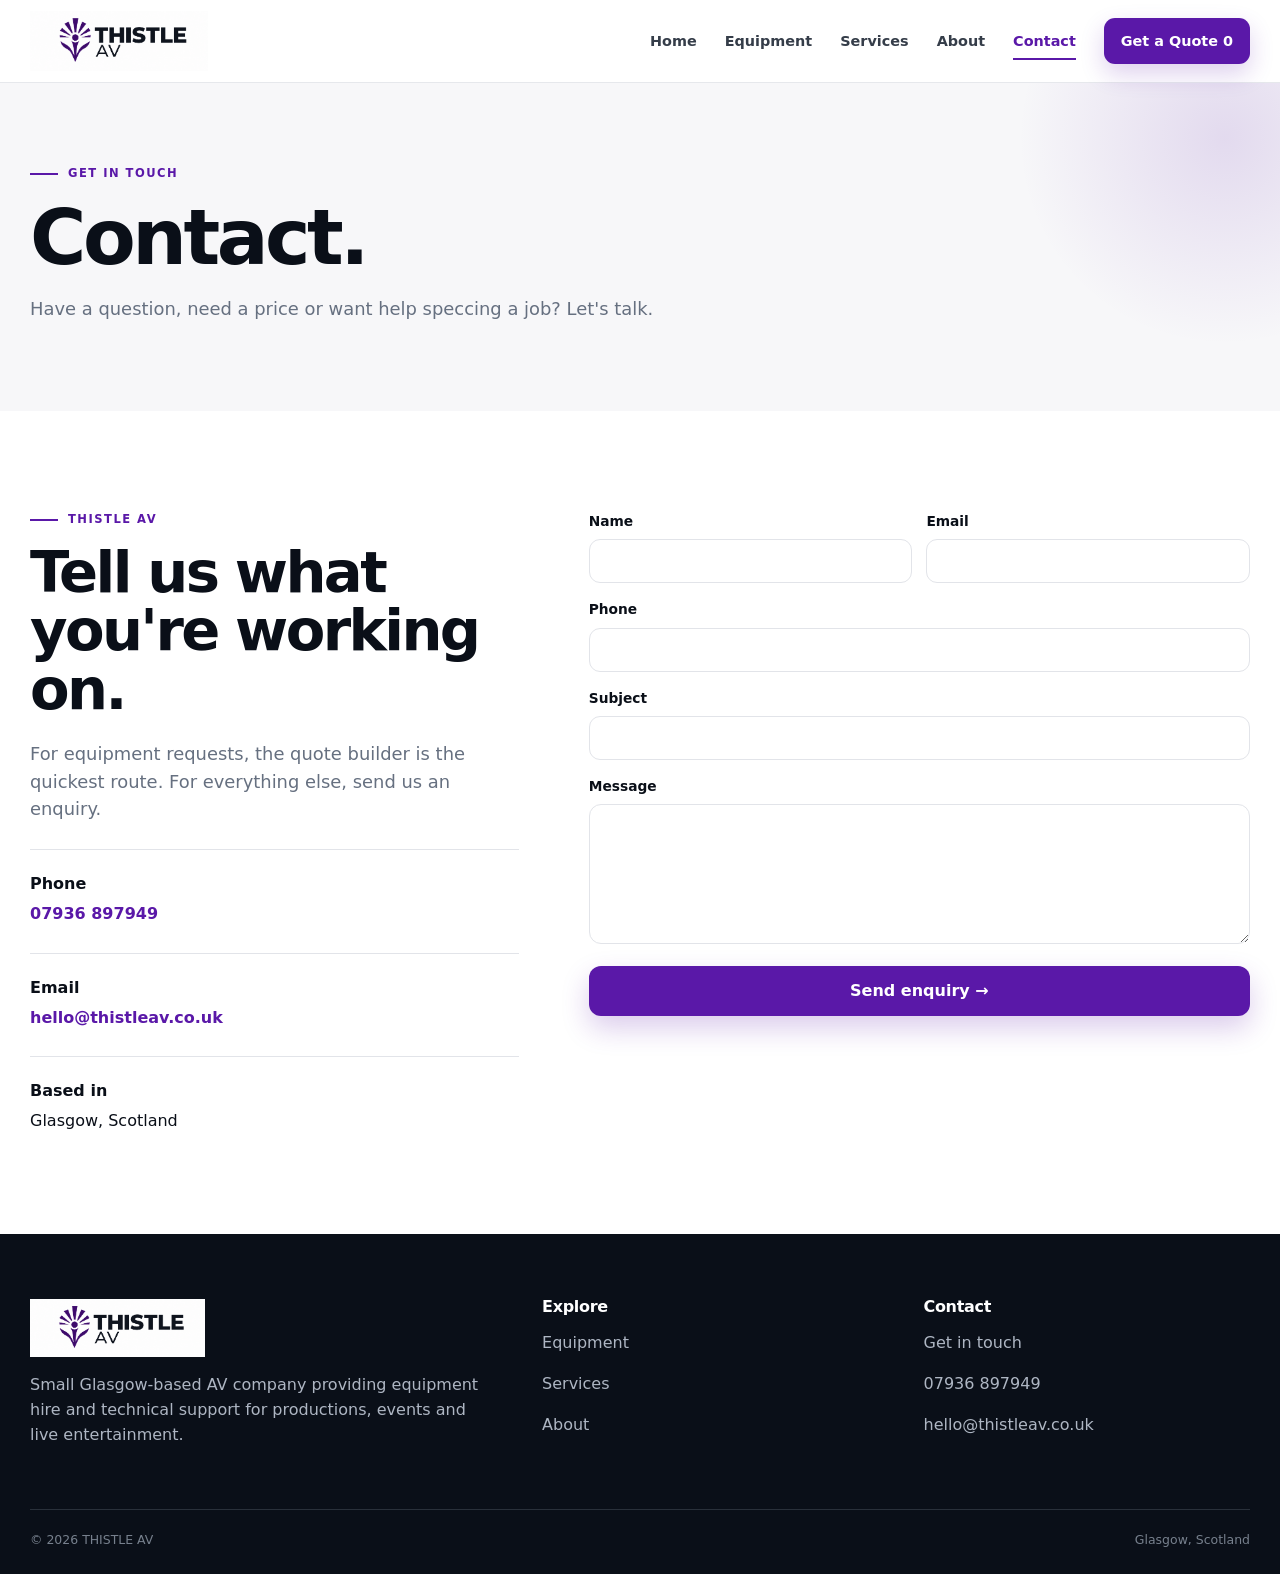
<file: contact/index.html>
<!doctype html>
<html lang="en-GB">
<head>
<meta charset="utf-8">
<meta name="viewport" content="width=device-width, initial-scale=1">
<meta name="theme-color" content="#5a18a8">
<meta name="description" content="THISTLE AV — Glasgow-based AV equipment hire, lighting, sound, staging and technical support.">
<title>Contact | THISTLE AV</title>
<link rel="icon" type="image/png" href="../assets/logos/Thistle_Icon.png">
<link rel="stylesheet" href="../assets/css/style.css">
</head>
<body class="is-loading">
<div class="site-loader" aria-hidden="true"><img class="loader-mark" src="../assets/logos/Thistle_Icon.png" alt=""></div>
<header class="header">
  <div class="container nav">
    <a class="brand" href="../home/" aria-label="THISTLE AV home"><img src="../assets/logos/Main_Logo.png" alt="THISTLE AV"></a>
    <button class="menu-btn" aria-label="Open navigation">☰</button>
    <nav class="nav-links">
      <a data-nav href="../home/">Home</a>
      <a data-nav href="../equipment/">Equipment</a>
      <a data-nav href="../services/">Services</a>
      <a data-nav href="../about/">About</a>
      <a data-nav href="../contact/">Contact</a>
      <a class="nav-quote" href="../quote/">Get a Quote <span data-quote-count>0</span></a>
    </nav>
  </div>
</header>

<main>
<section class="page-hero"><div class="container"><div class="eyebrow">GET IN TOUCH</div><h1>Contact.</h1><p class="lead">Have a question, need a price or want help speccing a job? Let's talk.</p></div></section>
<section class="section">
  <div class="container contact-grid">
    <div class="reveal">
      <div class="eyebrow">THISTLE AV</div>
      <h2 style="margin-top:15px">Tell us what you're working on.</h2>
      <p class="lead" style="margin-top:20px">For equipment requests, the quote builder is the quickest route. For everything else, send us an enquiry.</p>
      <div class="contact-detail"><strong>Phone</strong><a href="tel:07936897949">07936 897949</a></div>
      <div class="contact-detail"><strong>Email</strong><a href="mailto:hello@thistleav.co.uk">hello@thistleav.co.uk</a></div>
      <div class="contact-detail"><strong>Based in</strong><span>Glasgow, Scotland</span></div>
    </div>
    <form action="https://api.web3forms.com/submit" method="POST" class="form reveal reveal-delay-1" data-contact-form>
      <input type="hidden" name="access_key" value="fa65b879-d3c8-4cb2-ad2e-283da2d4b08d">
      <div class="form-row">
        <label>Name<input class="input" name="name" required></label>
        <label>Email<input class="input" type="email" name="email" required></label>
      </div>
      <label>Phone<input class="input" name="phone"></label>
      <label>Subject<input class="input" name="subject" required></label>
      <label>Message<textarea name="message" required></textarea></label>
      <button class="btn btn-primary" type="submit">Send enquiry →</button>
    </form>
  </div>
</section>
</main>

<footer class="footer">
  <div class="container footer-grid">
    <div>
      <img class="footer-logo" src="../assets/logos/Main_Logo.png" alt="THISTLE AV">
      <p>Small Glasgow-based AV company providing equipment hire and technical support for productions, events and live entertainment.</p>
    </div>
    <div>
      <h3>Explore</h3>
      <p><a href="../equipment/">Equipment</a></p>
      <p><a href="../services/">Services</a></p>
      <p><a href="../about/">About</a></p>
    </div>
    <div>
      <h3>Contact</h3>
      <p><a href="../contact/">Get in touch</a></p>
      <p><a href="tel:07936897949">07936 897949</a></p>
      <p><a href="mailto:hello@thistleav.co.uk">hello@thistleav.co.uk</a></p>
    </div>
  </div>
  <div class="container footer-bottom">
    <span>© 2026 THISTLE AV</span>
    <span>Glasgow, Scotland</span>
  </div>
</footer>
<div class="toast" role="status" aria-live="polite"></div>
<script src="../assets/js/main.js"></script>
</body>
</html>
</file>
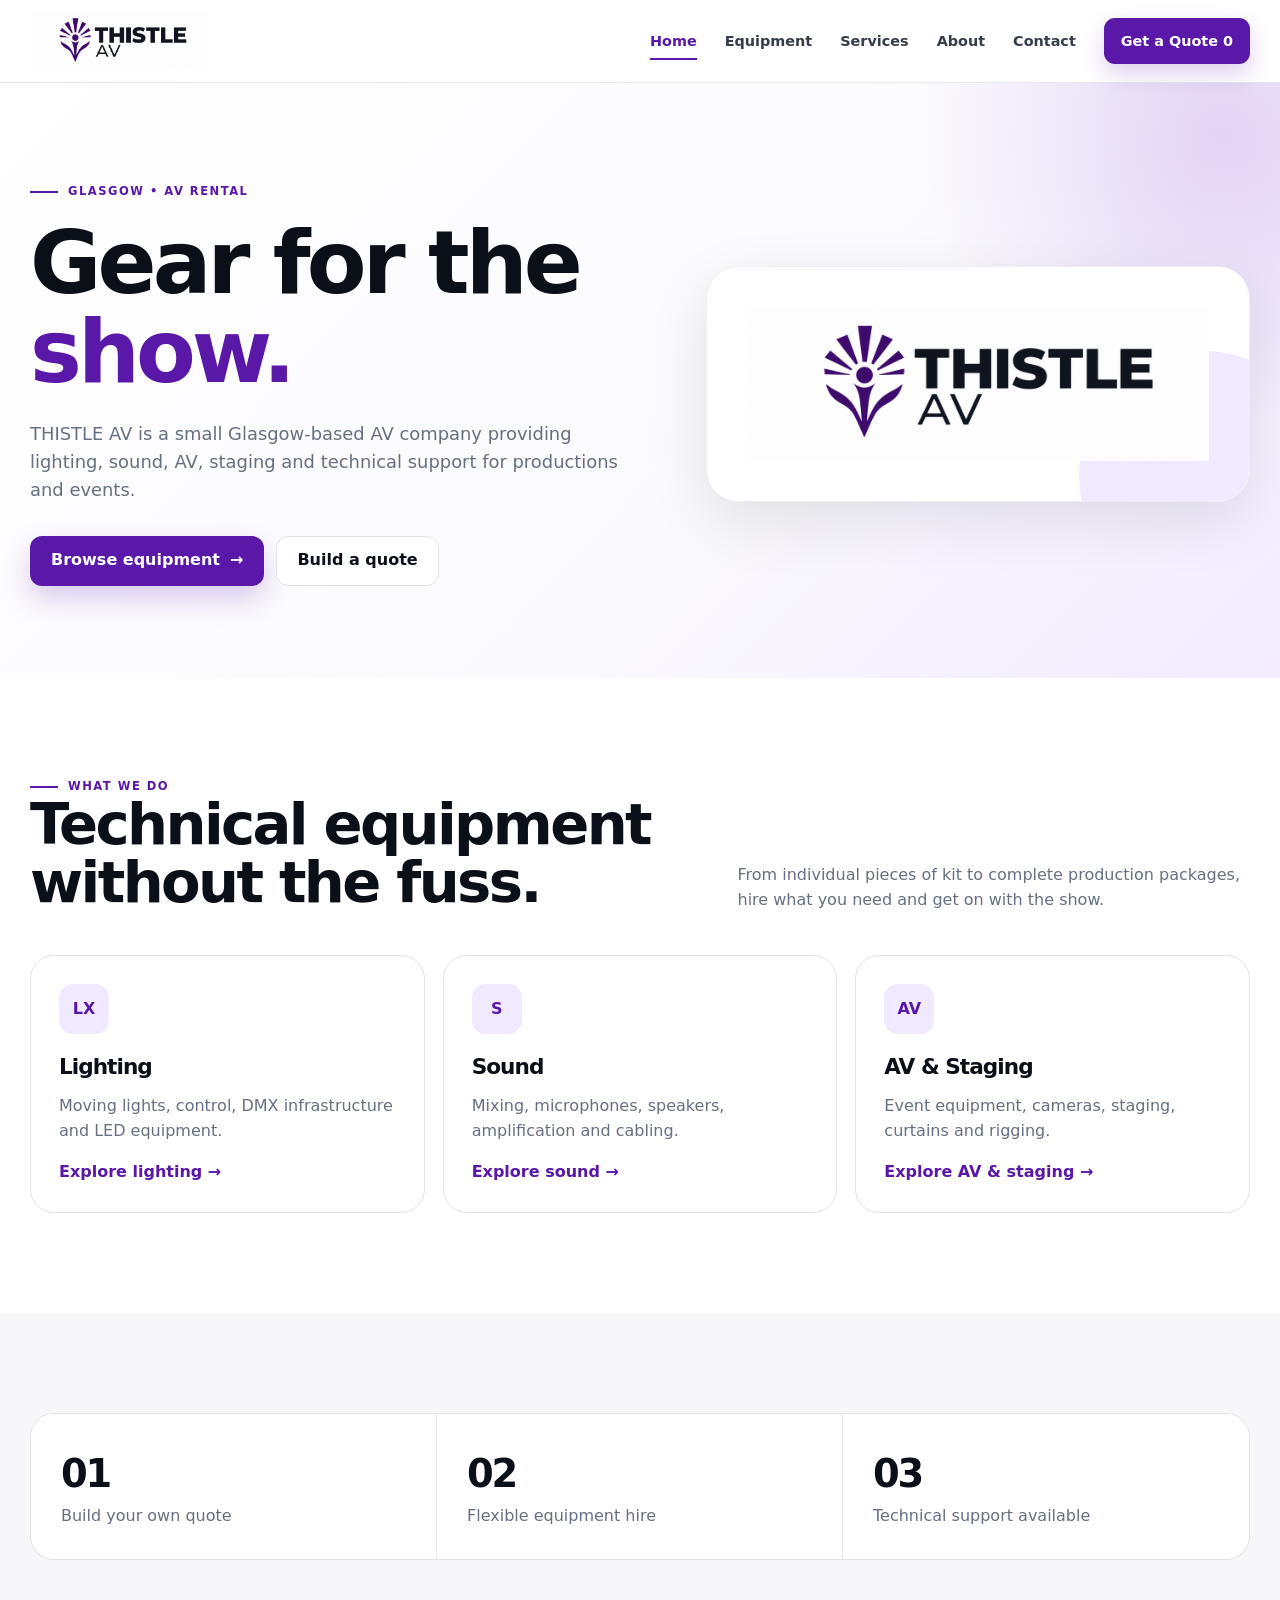
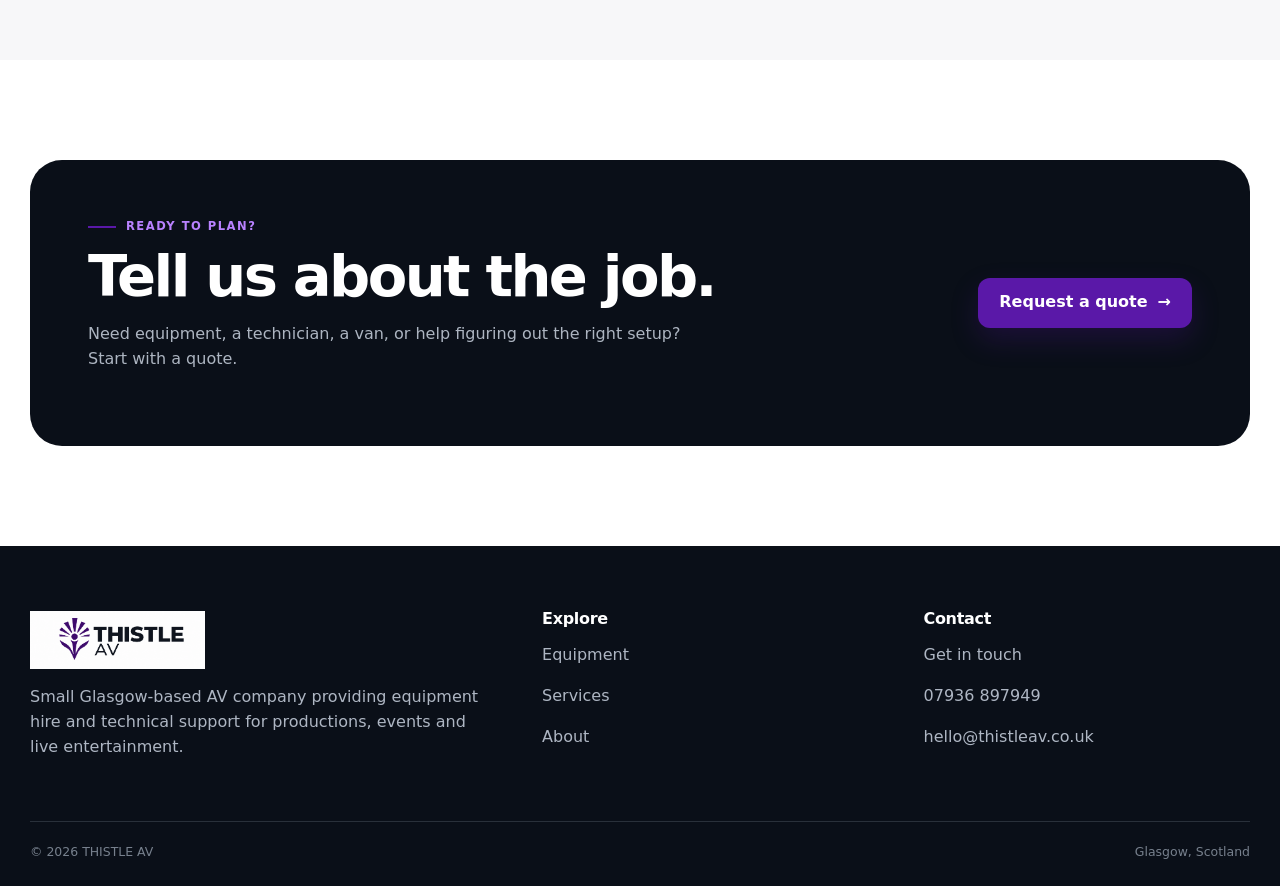
<file: home/index.html>
<!doctype html>
<html lang="en-GB">
<head>
<meta charset="utf-8">
<meta name="viewport" content="width=device-width, initial-scale=1">
<meta name="theme-color" content="#5a18a8">
<meta name="description" content="THISTLE AV — Glasgow-based AV equipment hire, lighting, sound, staging and technical support.">
<title>Home | THISTLE AV</title>
<link rel="icon" type="image/png" href="../assets/logos/Thistle_Icon.png">
<link rel="stylesheet" href="../assets/css/style.css">
</head>
<body class="is-loading">
<div class="site-loader" aria-hidden="true"><img class="loader-mark" src="../assets/logos/Thistle_Icon.png" alt=""></div>
<header class="header">
  <div class="container nav">
    <a class="brand" href="../home/" aria-label="THISTLE AV home"><img src="../assets/logos/Main_Logo.png" alt="THISTLE AV"></a>
    <button class="menu-btn" aria-label="Open navigation">☰</button>
    <nav class="nav-links">
      <a data-nav href="../home/">Home</a>
      <a data-nav href="../equipment/">Equipment</a>
      <a data-nav href="../services/">Services</a>
      <a data-nav href="../about/">About</a>
      <a data-nav href="../contact/">Contact</a>
      <a class="nav-quote" href="../quote/">Get a Quote <span data-quote-count>0</span></a>
    </nav>
  </div>
</header>

<main>
<section class="hero">
  <div class="container hero-grid">
    <div class="reveal">
      <div class="eyebrow">GLASGOW • AV RENTAL</div>
      <h1>Gear for the <span style="color:var(--purple)">show.</span></h1>
      <p class="lead">THISTLE AV is a small Glasgow-based AV company providing lighting, sound, AV, staging and technical support for productions and events.</p>
      <div class="actions">
        <a class="btn btn-primary btn-arrow" href="../equipment/">Browse equipment <span>→</span></a>
        <a class="btn btn-secondary" href="../quote/">Build a quote</a>
      </div>
    </div>
    <div class="hero-brand-card reveal reveal-delay-2"><img src="../assets/logos/Main_Logo.png" alt="THISTLE AV logo"></div>
  </div>
</section>

<section class="section">
  <div class="container">
    <div class="section-head reveal">
      <div><div class="eyebrow">WHAT WE DO</div><h2>Technical equipment without the fuss.</h2></div>
      <p>From individual pieces of kit to complete production packages, hire what you need and get on with the show.</p>
    </div>
    <div class="grid grid-3">
      <a class="card reveal" href="../equipment/"><div class="icon-box">LX</div><h3>Lighting</h3><p>Moving lights, control, DMX infrastructure and LED equipment.</p><span class="text-link">Explore lighting <span>→</span></span></a>
      <a class="card reveal reveal-delay-1" href="../equipment/"><div class="icon-box">S</div><h3>Sound</h3><p>Mixing, microphones, speakers, amplification and cabling.</p><span class="text-link">Explore sound <span>→</span></span></a>
      <a class="card reveal reveal-delay-2" href="../equipment/"><div class="icon-box">AV</div><h3>AV & Staging</h3><p>Event equipment, cameras, staging, curtains and rigging.</p><span class="text-link">Explore AV & staging <span>→</span></span></a>
    </div>
  </div>
</section>

<section class="section section-alt">
  <div class="container">
    <div class="stats">
      <div class="stat reveal"><strong>01</strong><span>Build your own quote</span></div>
      <div class="stat reveal reveal-delay-1"><strong>02</strong><span>Flexible equipment hire</span></div>
      <div class="stat reveal reveal-delay-2"><strong>03</strong><span>Technical support available</span></div>
    </div>
  </div>
</section>

<section class="section">
  <div class="container">
    <div class="banner reveal">
      <div><div class="eyebrow" style="color:#b982ff">READY TO PLAN?</div><h2 style="margin-top:12px">Tell us about the job.</h2><p>Need equipment, a technician, a van, or help figuring out the right setup? Start with a quote.</p></div>
      <a class="btn btn-primary btn-arrow" href="../quote/">Request a quote <span>→</span></a>
    </div>
  </div>
</section>
</main>

<footer class="footer">
  <div class="container footer-grid">
    <div>
      <img class="footer-logo" src="../assets/logos/Main_Logo.png" alt="THISTLE AV">
      <p>Small Glasgow-based AV company providing equipment hire and technical support for productions, events and live entertainment.</p>
    </div>
    <div>
      <h3>Explore</h3>
      <p><a href="../equipment/">Equipment</a></p>
      <p><a href="../services/">Services</a></p>
      <p><a href="../about/">About</a></p>
    </div>
    <div>
      <h3>Contact</h3>
      <p><a href="../contact/">Get in touch</a></p>
      <p><a href="tel:07936897949">07936 897949</a></p>
      <p><a href="mailto:hello@thistleav.co.uk">hello@thistleav.co.uk</a></p>
    </div>
  </div>
  <div class="container footer-bottom">
    <span>© 2026 THISTLE AV</span>
    <span>Glasgow, Scotland</span>
  </div>
</footer>
<div class="toast" role="status" aria-live="polite"></div>
<script src="../assets/js/main.js"></script>
</body>
</html>
</file>
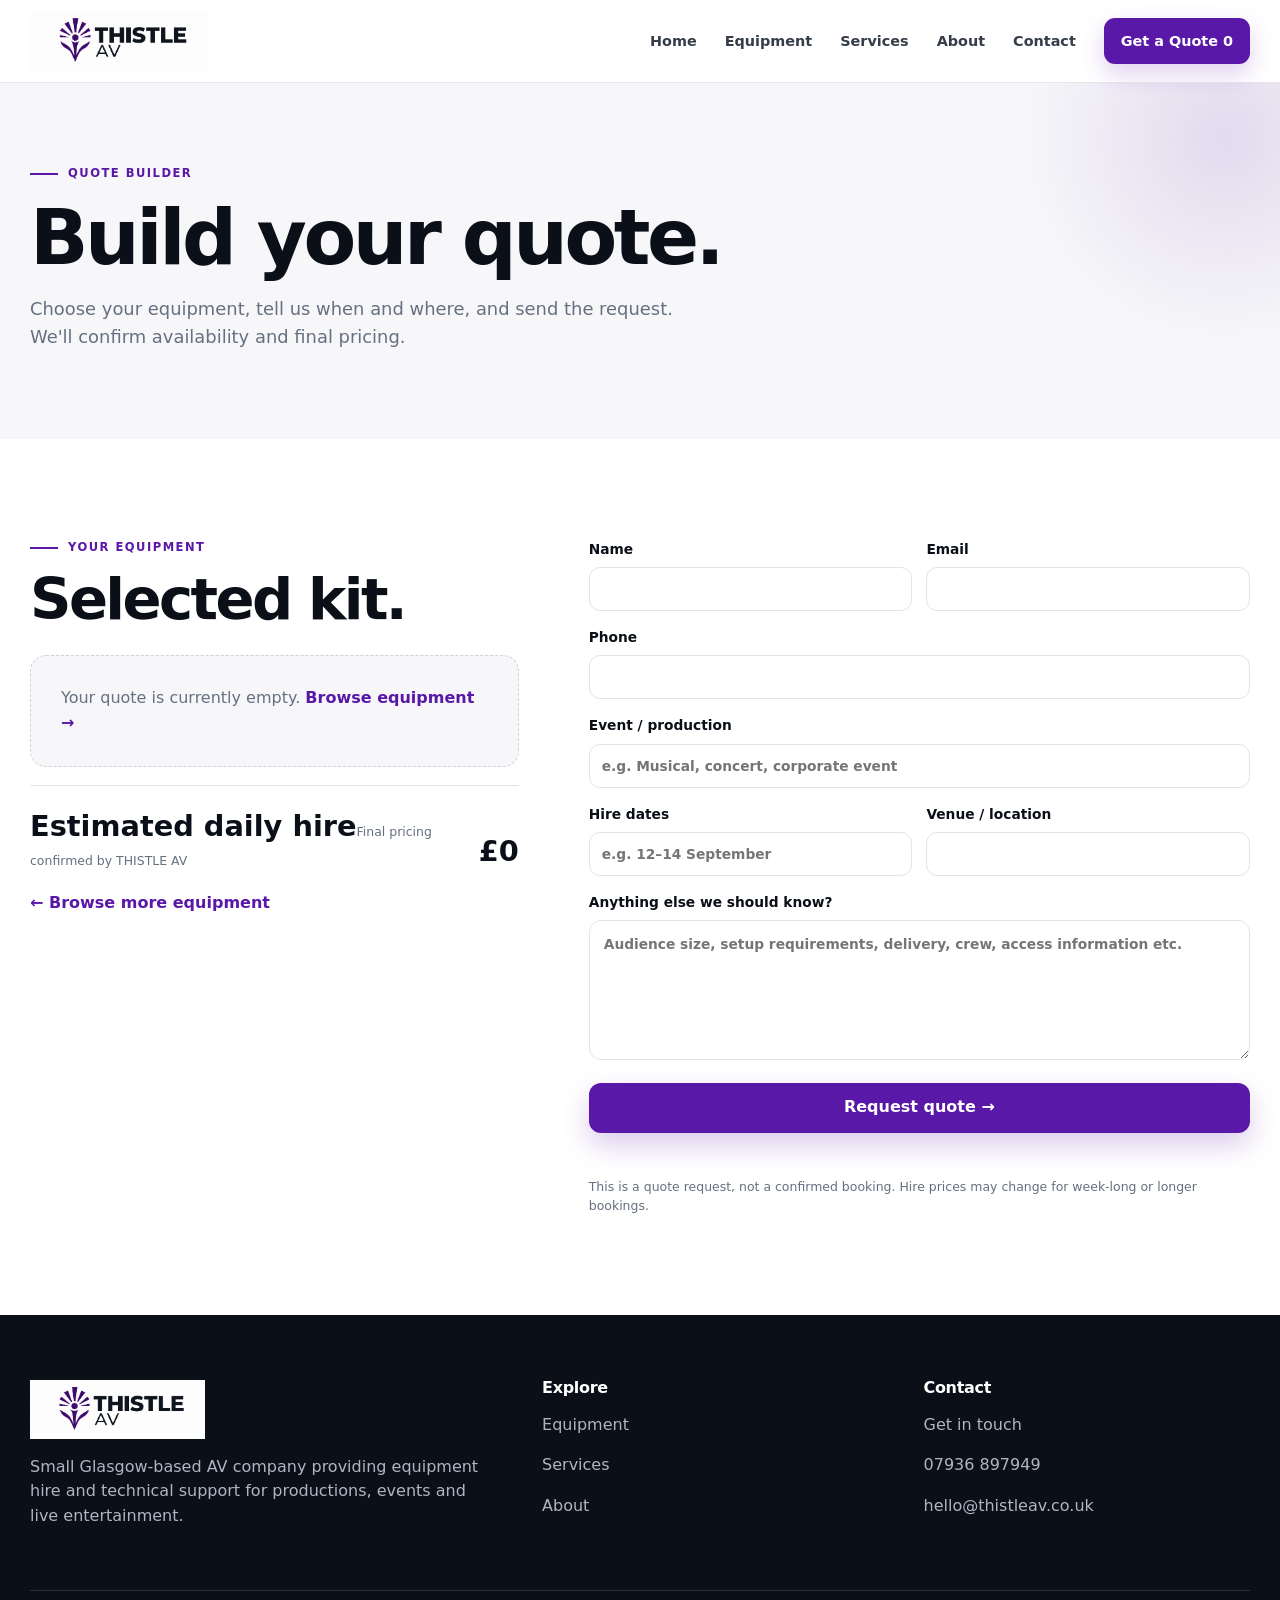
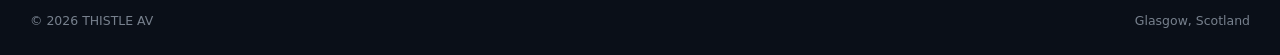
<file: quote/index.html>
<!doctype html>
<html lang="en-GB">
<head>
<meta charset="utf-8">
<meta name="viewport" content="width=device-width, initial-scale=1">
<meta name="theme-color" content="#5a18a8">
<meta name="description" content="THISTLE AV — Glasgow-based AV equipment hire, lighting, sound, staging and technical support.">
<title>Get a Quote | THISTLE AV</title>
<link rel="icon" type="image/png" href="../assets/logos/Thistle_Icon.png">
<link rel="stylesheet" href="../assets/css/style.css">
</head>
<body class="is-loading">
<div class="site-loader" aria-hidden="true"><img class="loader-mark" src="../assets/logos/Thistle_Icon.png" alt=""></div>
<header class="header">
  <div class="container nav">
    <a class="brand" href="../home/" aria-label="THISTLE AV home"><img src="../assets/logos/Main_Logo.png" alt="THISTLE AV"></a>
    <button class="menu-btn" aria-label="Open navigation">☰</button>
    <nav class="nav-links">
      <a data-nav href="../home/">Home</a>
      <a data-nav href="../equipment/">Equipment</a>
      <a data-nav href="../services/">Services</a>
      <a data-nav href="../about/">About</a>
      <a data-nav href="../contact/">Contact</a>
      <a class="nav-quote" href="../quote/">Get a Quote <span data-quote-count>0</span></a>
    </nav>
  </div>
</header>

<main>
<section class="page-hero"><div class="container"><div class="eyebrow">QUOTE BUILDER</div><h1>Build your quote.</h1><p class="lead">Choose your equipment, tell us when and where, and send the request. We'll confirm availability and final pricing.</p></div></section>
<section class="section">
  <div class="container quote-grid">
    <div class="reveal">
      <div class="eyebrow">YOUR EQUIPMENT</div>
      <h2 style="margin-top:15px">Selected kit.</h2>
      <div id="quote-list" class="quote-list" style="margin-top:25px"></div>
      <div class="quote-total"><div><strong>Estimated daily hire</strong><span>Final pricing confirmed by THISTLE AV</span></div><strong id="quote-total">£0</strong></div>
      <p style="margin-top:18px"><a class="text-link" href="../equipment/">← Browse more equipment</a></p>
    </div>
    <form id="quoteForm" action="https://api.web3forms.com/submit" method="POST" class="form reveal reveal-delay-1" data-quote-form>
      <input type="hidden" name="access_key" value="36a45356-332f-4a0c-8992-8f80e2332c68">
      <input type="hidden" name="subject" value="New Equipment Quote Request - THISTLE AV">
      <input type="hidden" name="selected_equipment" id="selected_equipment">
      <input type="hidden" name="estimated_total" id="estimated_total">
      
      <div class="form-row">
        <label>Name<input class="input" name="name" required></label>
        <label>Email<input class="input" type="email" name="email" required></label>
      </div>
      <label>Phone<input class="input" name="phone" required></label>
      <label>Event / production<input class="input" name="event" required placeholder="e.g. Musical, concert, corporate event"></label>
      <div class="form-row">
        <label>Hire dates<input class="input" name="dates" required placeholder="e.g. 12–14 September"></label>
        <label>Venue / location<input class="input" name="venue" required></label>
      </div>
      <label>Anything else we should know?<textarea name="details" placeholder="Audience size, setup requirements, delivery, crew, access information etc."></textarea></label>
      <button class="btn btn-primary" type="submit" id="submitBtn">Request quote →</button>
      <div id="formStatus" style="margin-top: 12px; font-weight: 500;"></div>
      <span class="form-note">This is a quote request, not a confirmed booking. Hire prices may change for week-long or longer bookings.</span>
    </form>
  </div>
</section>
</main>

<footer class="footer">
  <div class="container footer-grid">
    <div>
      <img class="footer-logo" src="../assets/logos/Main_Logo.png" alt="THISTLE AV">
      <p>Small Glasgow-based AV company providing equipment hire and technical support for productions, events and live entertainment.</p>
    </div>
    <div>
      <h3>Explore</h3>
      <p><a href="../equipment/">Equipment</a></p>
      <p><a href="../services/">Services</a></p>
      <p><a href="../about/">About</a></p>
    </div>
    <div>
      <h3>Contact</h3>
      <p><a href="../contact/">Get in touch</a></p>
      <p><a href="tel:07936897949">07936 897949</a></p>
      <p><a href="mailto:hello@thistleav.co.uk">hello@thistleav.co.uk</a></p>
    </div>
  </div>
  <div class="container footer-bottom">
    <span>© 2026 THISTLE AV</span>
    <span>Glasgow, Scotland</span>
  </div>
</footer>
<div class="toast" role="status" aria-live="polite"></div>
<script src="../assets/js/main.js"></script>

<script>
document.addEventListener('DOMContentLoaded', () => {
  const form = document.getElementById('quoteForm');
  const submitBtn = document.getElementById('submitBtn');
  const statusDiv = document.getElementById('formStatus');

  form.addEventListener('submit', async (e) => {
    e.preventDefault();

    // 1. Capture selected equipment list & estimated total from DOM/LocalState
    const items = [];
    document.querySelectorAll('#quote-list .quote-item, #quote-list [data-quote-item]').forEach(el => {
      items.push(el.innerText.replace(/\n+/g, ' '));
    });

    const total = document.getElementById('quote-total')?.innerText || '£0';
    
    document.getElementById('selected_equipment').value = items.length > 0 ? items.join(' | ') : 'No items selected';
    document.getElementById('estimated_total').value = total;

    // 2. Prevent double submission & show loading
    submitBtn.disabled = true;
    submitBtn.innerText = 'Sending request...';
    statusDiv.style.color = 'inherit';
    statusDiv.innerText = '';

    // 3. Post to Web3Forms directly via fetch API
    try {
      const formData = new FormData(form);
      const response = await fetch('https://api.web3forms.com/submit', {
        method: 'POST',
        body: formData
      });

      const result = await response.json();

      if (result.success) {
        statusDiv.style.color = '#2e7d32';
        statusDiv.innerText = '✓ Quote request sent successfully! We will get back to you soon.';
        form.reset();
        
        // Clear saved quote list in localStorage if used
        localStorage.removeItem('thistle_quote_cart');
        if (typeof updateQuoteUI === 'function') updateQuoteUI();
      } else {
        throw new Error(result.message || 'Form submission failed');
      }
    } catch (err) {
      statusDiv.style.color = '#d32f2f';
      statusDiv.innerText = '✕ Something went wrong. Please try again or email us directly.';
    } finally {
      submitBtn.disabled = false;
      submitBtn.innerText = 'Request quote →';
    }
  });
});
</script>
</body>
</html>
</file>
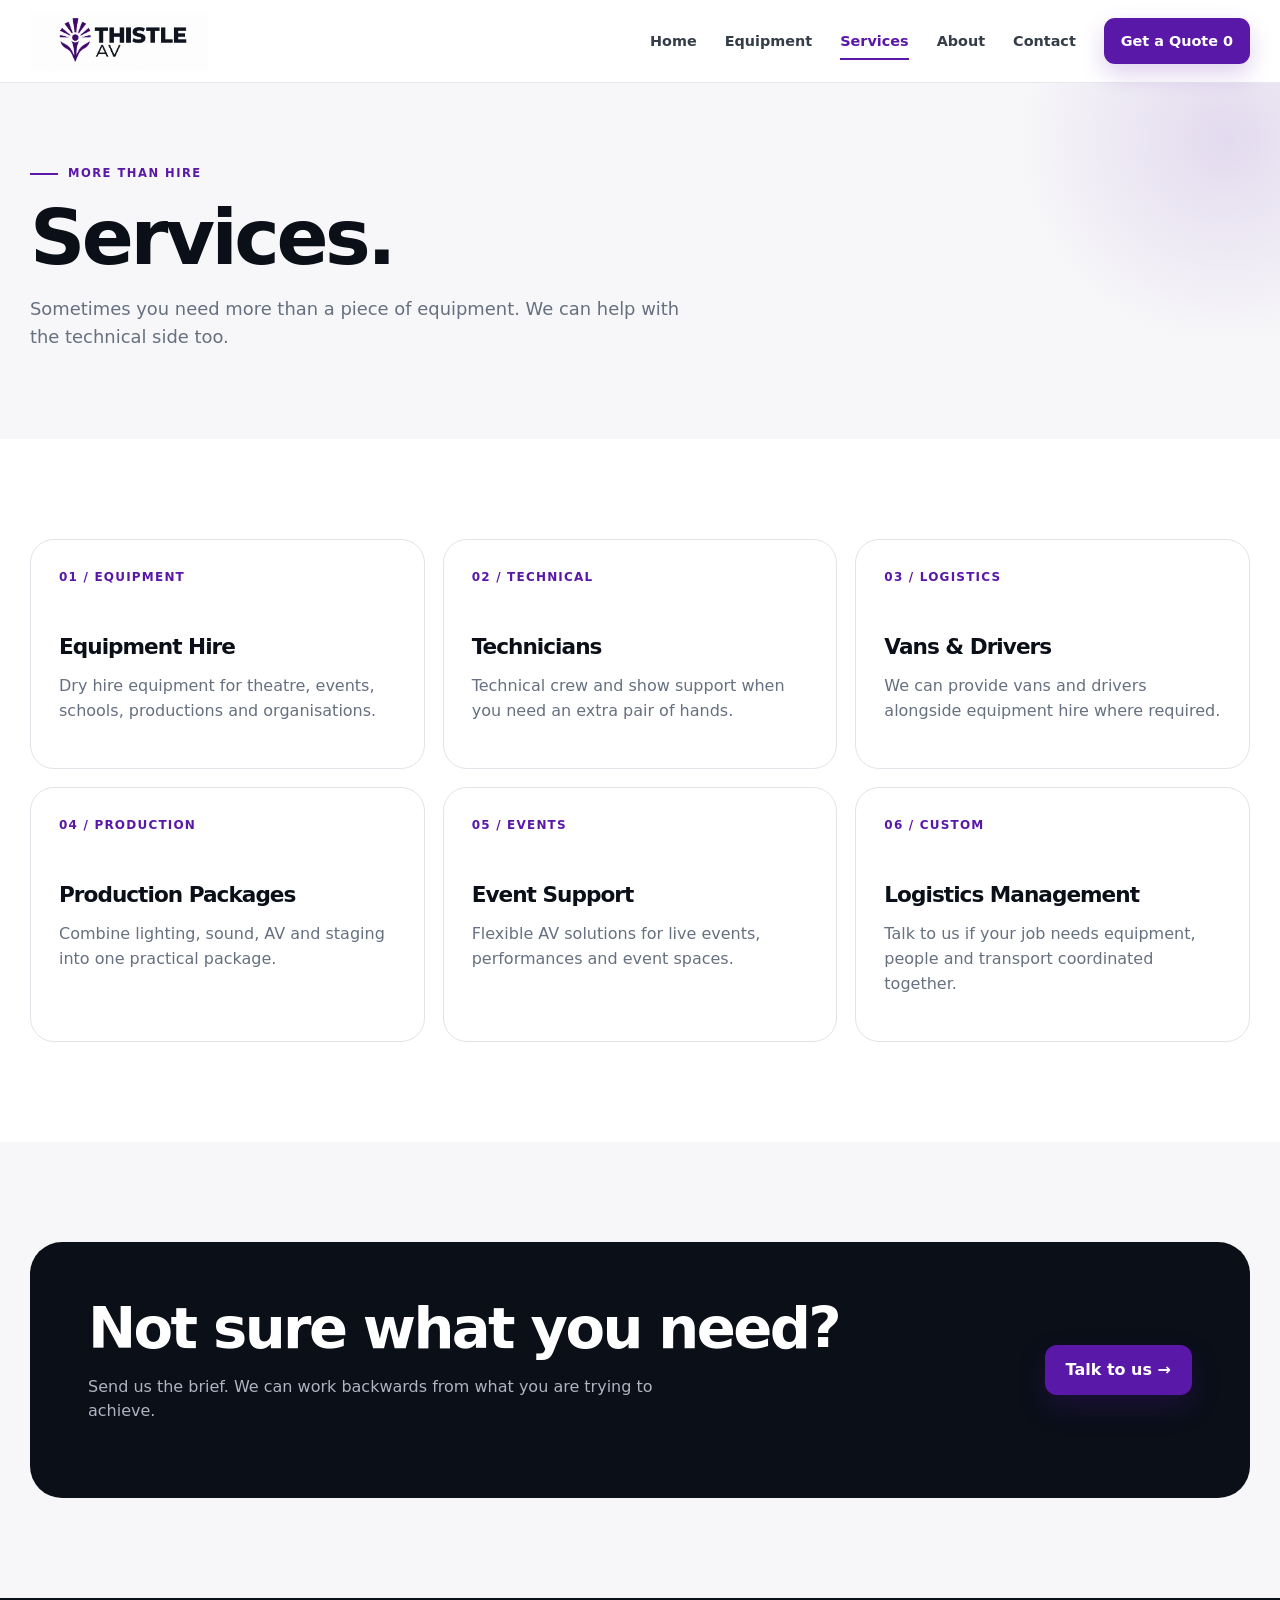
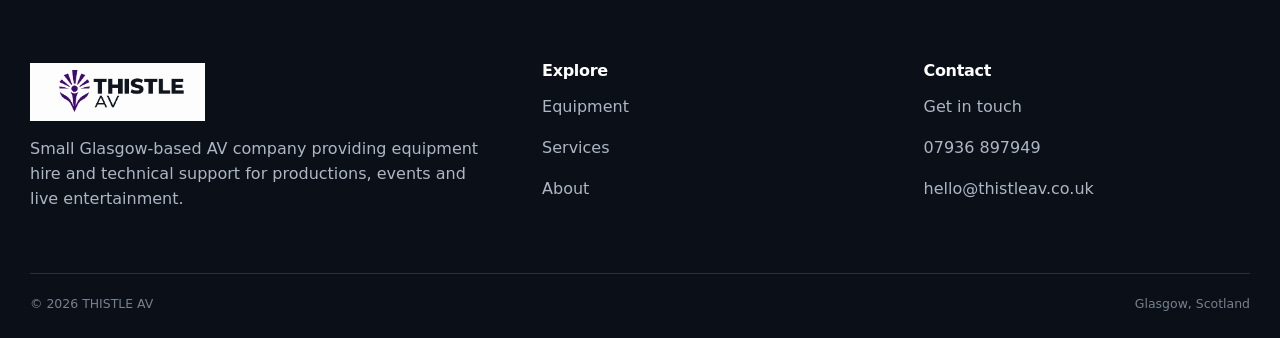
<file: services/index.html>
<!doctype html>
<html lang="en-GB">
<head>
<meta charset="utf-8">
<meta name="viewport" content="width=device-width, initial-scale=1">
<meta name="theme-color" content="#5a18a8">
<meta name="description" content="THISTLE AV — Glasgow-based AV equipment hire, lighting, sound, staging and technical support.">
<title>Services | THISTLE AV</title>
<link rel="icon" type="image/png" href="../assets/logos/Thistle_Icon.png">
<link rel="stylesheet" href="../assets/css/style.css">
</head>
<body class="is-loading">
<div class="site-loader" aria-hidden="true"><img class="loader-mark" src="../assets/logos/Thistle_Icon.png" alt=""></div>
<header class="header">
  <div class="container nav">
    <a class="brand" href="../home/" aria-label="THISTLE AV home"><img src="../assets/logos/Main_Logo.png" alt="THISTLE AV"></a>
    <button class="menu-btn" aria-label="Open navigation">☰</button>
    <nav class="nav-links">
      <a data-nav href="../home/">Home</a>
      <a data-nav href="../equipment/">Equipment</a>
      <a data-nav href="../services/">Services</a>
      <a data-nav href="../about/">About</a>
      <a data-nav href="../contact/">Contact</a>
      <a class="nav-quote" href="../quote/">Get a Quote <span data-quote-count>0</span></a>
    </nav>
  </div>
</header>

<main>
<section class="page-hero"><div class="container"><div class="eyebrow">MORE THAN HIRE</div><h1>Services.</h1><p class="lead">Sometimes you need more than a piece of equipment. We can help with the technical side too.</p></div></section>
<section class="section"><div class="container services-grid">
  <div class="card reveal"><div class="service-number">01 / EQUIPMENT</div><h3>Equipment Hire</h3><p>Dry hire equipment for theatre, events, schools, productions and organisations.</p></div>
  <div class="card reveal reveal-delay-1"><div class="service-number">02 / TECHNICAL</div><h3>Technicians</h3><p>Technical crew and show support when you need an extra pair of hands.</p></div>
  <div class="card reveal reveal-delay-2"><div class="service-number">03 / LOGISTICS</div><h3>Vans & Drivers</h3><p>We can provide vans and drivers alongside equipment hire where required.</p></div>
  <div class="card reveal"><div class="service-number">04 / PRODUCTION</div><h3>Production Packages</h3><p>Combine lighting, sound, AV and staging into one practical package.</p></div>
  <div class="card reveal reveal-delay-1"><div class="service-number">05 / EVENTS</div><h3>Event Support</h3><p>Flexible AV solutions for live events, performances and event spaces.</p></div>
  <div class="card reveal reveal-delay-2"><div class="service-number">06 / CUSTOM</div><h3>Logistics Management</h3><p>Talk to us if your job needs equipment, people and transport coordinated together.</p></div>
</div></section>
<section class="section section-alt"><div class="container"><div class="banner reveal"><div><h2>Not sure what you need?</h2><p>Send us the brief. We can work backwards from what you are trying to achieve.</p></div><a class="btn btn-primary" href="../contact/">Talk to us →</a></div></div></section>
</main>

<footer class="footer">
  <div class="container footer-grid">
    <div>
      <img class="footer-logo" src="../assets/logos/Main_Logo.png" alt="THISTLE AV">
      <p>Small Glasgow-based AV company providing equipment hire and technical support for productions, events and live entertainment.</p>
    </div>
    <div>
      <h3>Explore</h3>
      <p><a href="../equipment/">Equipment</a></p>
      <p><a href="../services/">Services</a></p>
      <p><a href="../about/">About</a></p>
    </div>
    <div>
      <h3>Contact</h3>
      <p><a href="../contact/">Get in touch</a></p>
      <p><a href="tel:07936897949">07936 897949</a></p>
      <p><a href="mailto:hello@thistleav.co.uk">hello@thistleav.co.uk</a></p>
    </div>
  </div>
  <div class="container footer-bottom">
    <span>© 2026 THISTLE AV</span>
    <span>Glasgow, Scotland</span>
  </div>
</footer>
<div class="toast" role="status" aria-live="polite"></div>
<script src="../assets/js/main.js"></script>
</body>
</html>
</file>
<file: assets/css/style.css>
:root{
  --ink:#0a0f18;
  --ink-2:#111722;
  --ink-3:#1a2230;
  --purple:#5a18a8;
  --purple-2:#7832cc;
  --purple-3:#a56be6;
  --purple-soft:#f1e9ff;
  --white:#fff;
  --grey-50:#f7f7f9;
  --grey-100:#f0f1f4;
  --grey-200:#e2e4e9;
  --grey-400:#a1a8b4;
  --grey-600:#667080;
  --max:1220px;
  --r-sm:10px;
  --r-md:16px;
  --r-lg:24px;
  --r-xl:32px;
  --shadow:0 20px 60px rgba(10,15,24,.10);
  --shadow-hover:0 24px 70px rgba(10,15,24,.16);
}
*{box-sizing:border-box}
html{scroll-behavior:smooth}
body{margin:0;color:var(--ink);background:var(--white);font-family:Inter,ui-sans-serif,system-ui,-apple-system,BlinkMacSystemFont,"Segoe UI",sans-serif;line-height:1.55;-webkit-font-smoothing:antialiased}
body.is-loading{overflow:hidden}
a{color:inherit;text-decoration:none}
button,input,textarea,select{font:inherit}
button{cursor:pointer}
img{display:block;max-width:100%}
.container{width:min(var(--max),calc(100% - 48px));margin:auto}
.sr-only{position:absolute;width:1px;height:1px;padding:0;margin:-1px;overflow:hidden;clip:rect(0,0,0,0);white-space:nowrap;border:0}

.site-loader{position:fixed;inset:0;background:var(--ink);display:grid;place-items:center;z-index:9999;transition:opacity .45s ease,visibility .45s ease}
.site-loader.done{opacity:0;visibility:hidden}
.loader-mark{width:76px;height:76px;object-fit:contain;animation:loaderPulse 1.15s ease-in-out infinite}
@keyframes loaderPulse{0%,100%{transform:scale(.92);opacity:.65}50%{transform:scale(1);opacity:1}}

.header{position:sticky;top:0;z-index:100;background:rgba(255,255,255,.91);backdrop-filter:blur(18px);border-bottom:1px solid rgba(226,228,233,.85)}
.nav{height:82px;display:flex;align-items:center;justify-content:space-between;gap:30px}
.brand img{width:178px;height:auto}
.nav-links{display:flex;align-items:center;gap:28px;font-size:.9rem;font-weight:750}
.nav-links>a:not(.nav-quote){position:relative;color:#353d49;padding:31px 0}
.nav-links>a:not(.nav-quote)::after{content:"";position:absolute;left:0;right:0;bottom:23px;height:2px;background:var(--purple);transform:scaleX(0);transform-origin:center;transition:transform .25s ease}
.nav-links>a:not(.nav-quote):hover,.nav-links>a.active{color:var(--purple)}
.nav-links>a:not(.nav-quote):hover::after,.nav-links>a.active::after{transform:scaleX(1)}
.nav-quote{background:var(--purple);color:#fff;padding:12px 17px;border-radius:11px;box-shadow:0 10px 25px rgba(90,24,168,.20);transition:transform .2s ease,background .2s ease}
.nav-quote:hover{background:#471284;transform:translateY(-2px)}
.menu-btn{display:none;border:0;background:none;font-size:26px;color:var(--ink)}

.hero{position:relative;overflow:hidden;padding:100px 0 92px;background:linear-gradient(135deg,#fff 0%,#faf9fd 62%,#f3ebff 100%)}
.hero::before{content:"";position:absolute;width:620px;height:620px;border-radius:50%;right:-250px;top:-260px;background:radial-gradient(circle,rgba(120,50,204,.18),transparent 68%);animation:heroOrb 12s ease-in-out infinite alternate}
@keyframes heroOrb{from{transform:translate3d(0,0,0)}to{transform:translate3d(-40px,35px,0)}}
.hero-grid{position:relative;display:grid;grid-template-columns:1.05fr .95fr;gap:75px;align-items:center}
.eyebrow{display:flex;align-items:center;gap:10px;color:var(--purple);font-size:.72rem;font-weight:850;letter-spacing:.13em;text-transform:uppercase}
.eyebrow::before{content:"";width:28px;height:2px;background:var(--purple)}
h1,h2,h3{margin:0;line-height:1.02;letter-spacing:-.045em}
h1{font-size:clamp(3.4rem,6.8vw,6.6rem);margin:18px 0 24px;max-width:900px}
h2{font-size:clamp(2.25rem,4.5vw,4.1rem)}
h3{font-size:1.35rem}
.lead{font-size:1.12rem;color:var(--grey-600);max-width:680px}
.actions{display:flex;flex-wrap:wrap;gap:12px;margin-top:32px}
.btn{min-height:50px;display:inline-flex;align-items:center;justify-content:center;gap:10px;border-radius:12px;padding:0 20px;font-weight:800;border:1px solid transparent;transition:transform .2s ease,box-shadow .2s ease,background .2s ease,border-color .2s ease}
.btn-primary{background:var(--purple);color:#fff;box-shadow:0 12px 28px rgba(90,24,168,.22)}
.btn-primary:hover{background:#471284;transform:translateY(-2px);box-shadow:0 16px 34px rgba(90,24,168,.27)}
.btn-secondary{background:#fff;border-color:var(--grey-200)}
.btn-secondary:hover{border-color:#c8cbd2;transform:translateY(-2px)}
.btn-arrow span{transition:transform .2s ease}
.btn-arrow:hover span{transform:translateX(4px)}
.hero-brand-card{background:#fff;border:1px solid #eeeef2;border-radius:var(--r-xl);padding:40px;box-shadow:var(--shadow);position:relative;overflow:hidden}
.hero-brand-card::after{content:"";position:absolute;inset:auto -80px -100px auto;width:250px;height:250px;border-radius:50%;background:var(--purple-soft)}
.hero-brand-card img{position:relative;z-index:1;width:100%}

.section{padding:100px 0}
.section-alt{background:var(--grey-50)}
.section-dark{background:var(--ink);color:#fff}
.section-head{display:flex;align-items:end;justify-content:space-between;gap:35px;margin-bottom:42px}
.section-head>div{max-width:700px}
.section-head>p{max-width:520px;color:var(--grey-600);margin:0}
.section-dark .section-head>p{color:#aeb6c3}
.grid{display:grid;gap:18px}
.grid-3{grid-template-columns:repeat(3,1fr)}
.grid-4{grid-template-columns:repeat(4,1fr)}
.card{background:#fff;border:1px solid var(--grey-200);border-radius:var(--r-lg);padding:28px;transition:transform .3s cubic-bezier(.2,.8,.2,1),box-shadow .3s ease,border-color .3s ease}
.card:hover{transform:translateY(-6px);box-shadow:var(--shadow-hover);border-color:#d6d8df}
.icon-box{width:50px;height:50px;border-radius:14px;background:var(--purple-soft);color:var(--purple);display:grid;place-items:center;font-weight:900;margin-bottom:22px}
.card p{color:var(--grey-600)}
.text-link{color:var(--purple);font-weight:800}
.text-link span{display:inline-block;transition:transform .2s ease}.text-link:hover span{transform:translateX(4px)}

.page-hero{padding:82px 0 70px;background:var(--grey-50);position:relative;overflow:hidden}
.page-hero::after{content:"";position:absolute;right:-160px;top:-160px;width:430px;height:430px;border-radius:50%;background:radial-gradient(circle,rgba(90,24,168,.13),transparent 68%)}
.page-hero h1{font-size:clamp(3.2rem,6vw,5.7rem);margin:16px 0 18px}
.page-hero .container{position:relative;z-index:1}

.info-banner{display:flex;gap:16px;align-items:flex-start;padding:20px 22px;background:var(--purple-soft);border:1px solid #dfcaff;border-radius:16px;color:#35106b;margin-bottom:42px}
.info-icon{width:30px;height:30px;flex:0 0 30px;border-radius:50%;background:var(--purple);color:#fff;display:grid;place-items:center;font-weight:900}
.info-banner strong{display:block;margin-bottom:2px}.info-banner p{margin:0;color:#563a76}

.filters{display:flex;gap:9px;flex-wrap:wrap;margin-bottom:30px}
.filter{border:1px solid var(--grey-200);background:#fff;color:#3f4651;border-radius:999px;padding:10px 16px;font-weight:800;transition:.2s ease}
.filter:hover,.filter.active{background:var(--purple);color:#fff;border-color:var(--purple);transform:translateY(-1px)}

.product-card{padding:0;overflow:hidden;display:flex;flex-direction:column}
.product-media{height:225px;background:linear-gradient(135deg,#f1e9ff,#f7f7f9);display:grid;place-items:center;overflow:hidden;position:relative}
.product-media img{width:100%;height:100%;object-fit:contain;padding:18px;transition:transform .45s cubic-bezier(.2,.8,.2,1)}
.product-card:hover .product-media img{transform:scale(1.045)}
.product-placeholder{font-weight:900;letter-spacing:.12em;color:#8d64b7;font-size:.78rem}
.product-body{padding:24px;display:flex;flex-direction:column;flex:1}
.product-tag{font-size:.68rem;letter-spacing:.1em;text-transform:uppercase;color:var(--purple);font-weight:900;margin-bottom:9px}
.product-body h3{font-size:1.3rem}
.product-description{font-size:.91rem;margin:11px 0 18px}
.product-note{font-size:.77rem;color:#7b8290;margin:-8px 0 15px}
.product-footer{margin-top:auto}
.price-row{display:flex;justify-content:space-between;align-items:end;gap:15px;margin-bottom:15px}
.price strong{font-size:1.45rem;letter-spacing:-.04em}.price span{font-size:.76rem;color:var(--grey-600)}
.stock-label{font-size:.76rem;color:var(--grey-600);text-align:right}
.stock-label strong{color:var(--ink)}
.quantity-row{display:flex;align-items:center;gap:9px;margin-bottom:11px}
.qty-control{display:flex;align-items:center;border:1px solid var(--grey-200);border-radius:11px;overflow:hidden;background:#fff}
.qty-control button{width:36px;height:36px;border:0;background:#fff;font-size:20px;color:var(--ink);transition:.15s ease}
.qty-control button:hover:not(:disabled){background:var(--grey-100)}
.qty-control button:disabled{color:#c9cdd4;cursor:not-allowed}
.qty-value{min-width:34px;text-align:center;font-weight:850}
.add-btn{width:100%;height:44px;border:1px solid var(--purple);background:var(--purple);color:#fff;border-radius:11px;font-weight:850;transition:.2s ease}
.add-btn:hover{background:#471284;transform:translateY(-1px)}
.add-btn.added{background:#18211c;border-color:#18211c}
.config-row{display:grid;grid-template-columns:1fr 95px;gap:9px;margin-bottom:11px}
.select,.input{height:44px;border:1px solid var(--grey-200);border-radius:11px;padding:0 12px;background:#fff;color:var(--ink);outline:none}
.select:focus,.input:focus,textarea:focus{border-color:var(--purple);box-shadow:0 0 0 3px rgba(90,24,168,.10)}
.custom-length{margin-bottom:11px;display:none}.custom-length.show{display:block}

.stats{display:grid;grid-template-columns:repeat(3,1fr);border:1px solid var(--grey-200);border-radius:var(--r-lg);overflow:hidden}
.stat{background:#fff;padding:30px;border-right:1px solid var(--grey-200)}.stat:last-child{border-right:0}
.stat strong{display:block;font-size:2.4rem;letter-spacing:-.06em}.stat span{color:var(--grey-600)}

.dark-panel{background:var(--ink);color:#fff;border-radius:var(--r-xl);padding:58px;position:relative;overflow:hidden}
.dark-panel::after{content:"";position:absolute;right:-100px;bottom:-160px;width:420px;height:420px;border-radius:50%;border:1px solid rgba(255,255,255,.08);box-shadow:0 0 0 45px rgba(255,255,255,.02),0 0 0 90px rgba(255,255,255,.015)}
.dark-panel p{color:#aeb6c3}
.feature-grid{display:grid;grid-template-columns:1fr 1fr;gap:70px;align-items:center}
.about-mark{display:grid;place-items:center;min-height:360px}.about-mark img{width:min(320px,70%);filter:brightness(100) invert(1);opacity:.92}

.contact-grid,.quote-grid{display:grid;grid-template-columns:.85fr 1.15fr;gap:70px;align-items:start}
.contact-detail{border-top:1px solid var(--grey-200);padding-top:22px;margin-top:26px}
.contact-detail strong{display:block;margin-bottom:5px}.contact-detail a{color:var(--purple);font-weight:800}
.form{display:grid;gap:16px}
.form-row{display:grid;grid-template-columns:1fr 1fr;gap:14px}
label{font-size:.86rem;font-weight:800}
.input,textarea,select{width:100%;margin-top:7px}
textarea{min-height:140px;padding:13px 14px;border:1px solid var(--grey-200);border-radius:12px;resize:vertical;outline:none}
.form-note{font-size:.78rem;color:var(--grey-600)}
.quote-list{display:grid;gap:10px}
.quote-item{display:grid;grid-template-columns:1fr auto auto;align-items:center;gap:15px;padding:17px 18px;background:#fff;border:1px solid var(--grey-200);border-radius:14px}
.quote-item small{display:block;color:var(--grey-600);margin-top:3px}
.quote-remove{border:0;background:none;color:#a02c38;font-weight:800}
.quote-empty{padding:30px;background:var(--grey-50);border:1px dashed #cfd2d9;border-radius:16px;color:var(--grey-600)}
.quote-total{display:flex;justify-content:space-between;align-items:end;border-top:1px solid var(--grey-200);margin-top:18px;padding-top:18px}
.quote-total strong{font-size:1.8rem}.quote-total span{font-size:.78rem;color:var(--grey-600)}

.services-grid{display:grid;grid-template-columns:repeat(3,1fr);gap:18px}
.service-number{font-size:.75rem;color:var(--purple);font-weight:900;letter-spacing:.1em;margin-bottom:50px}
.banner{padding:58px;border-radius:var(--r-xl);background:var(--ink);color:#fff;display:flex;justify-content:space-between;align-items:center;gap:30px}
.banner p{color:#adb5c1;max-width:600px}

.footer{background:var(--ink);color:#fff;padding:65px 0 25px}
.footer-grid{display:grid;grid-template-columns:1.4fr 1fr 1fr;gap:55px}
.footer-logo{width:175px;margin-bottom:15px}
.footer p,.footer a{color:#aeb6c3}.footer a:hover{color:#fff}
.footer h3{font-size:1rem;letter-spacing:-.02em}
.footer-bottom{border-top:1px solid #29303a;margin-top:45px;padding-top:20px;color:#77808d;font-size:.78rem;display:flex;justify-content:space-between;gap:20px}

.toast{position:fixed;right:22px;bottom:22px;background:var(--ink);color:#fff;padding:14px 17px;border-radius:12px;box-shadow:var(--shadow);opacity:0;transform:translateY(15px);pointer-events:none;transition:.25s ease;z-index:500;font-size:.9rem}
.toast.show{opacity:1;transform:translateY(0)}

.reveal{opacity:0;transform:translateY(20px);transition:opacity .7s ease,transform .7s cubic-bezier(.2,.8,.2,1)}
.reveal.visible{opacity:1;transform:none}
.reveal-delay-1{transition-delay:.08s}.reveal-delay-2{transition-delay:.16s}.reveal-delay-3{transition-delay:.24s}

@media(prefers-reduced-motion:reduce){
  *,*::before,*::after{scroll-behavior:auto!important;animation:none!important;transition:none!important}
  .reveal{opacity:1;transform:none}
}
@media(max-width:950px){
  .nav-links{display:none;position:absolute;left:0;right:0;top:82px;background:#fff;border-bottom:1px solid var(--grey-200);padding:8px 24px 22px;flex-direction:column;align-items:stretch;gap:0;box-shadow:0 20px 30px rgba(10,15,24,.06)}
  .nav-links.open{display:flex}.nav-links>a:not(.nav-quote){padding:14px 0}.nav-links>a:not(.nav-quote)::after{bottom:7px}
  .nav-quote{text-align:center;margin-top:8px}
  .menu-btn{display:block}
  .hero-grid,.feature-grid,.contact-grid,.quote-grid{grid-template-columns:1fr;gap:45px}
  .grid-3,.services-grid{grid-template-columns:1fr 1fr}
  .grid-4{grid-template-columns:repeat(2,1fr)}
  .footer-grid{grid-template-columns:1fr 1fr}
}
@media(max-width:620px){
  .container{width:min(var(--max),calc(100% - 28px))}
  .nav{height:70px}.nav-links{top:70px}.brand img{width:150px}
  .hero{padding:65px 0}.section{padding:70px 0}.page-hero{padding:60px 0 52px}
  h1{font-size:3.35rem}
  .grid-3,.grid-4,.services-grid,.stats,.form-row,.footer-grid{grid-template-columns:1fr}
  .stat{border-right:0;border-bottom:1px solid var(--grey-200)}.stat:last-child{border-bottom:0}
  .section-head{display:block}.section-head>p{margin-top:16px}
  .hero-brand-card{padding:22px}.dark-panel,.banner{padding:32px}
  .product-media{height:200px}
  .quote-item{grid-template-columns:1fr auto}
  .quote-item .quote-qty{grid-column:1}
  .quote-remove{grid-column:2;grid-row:1 / span 2}
}
</file>
